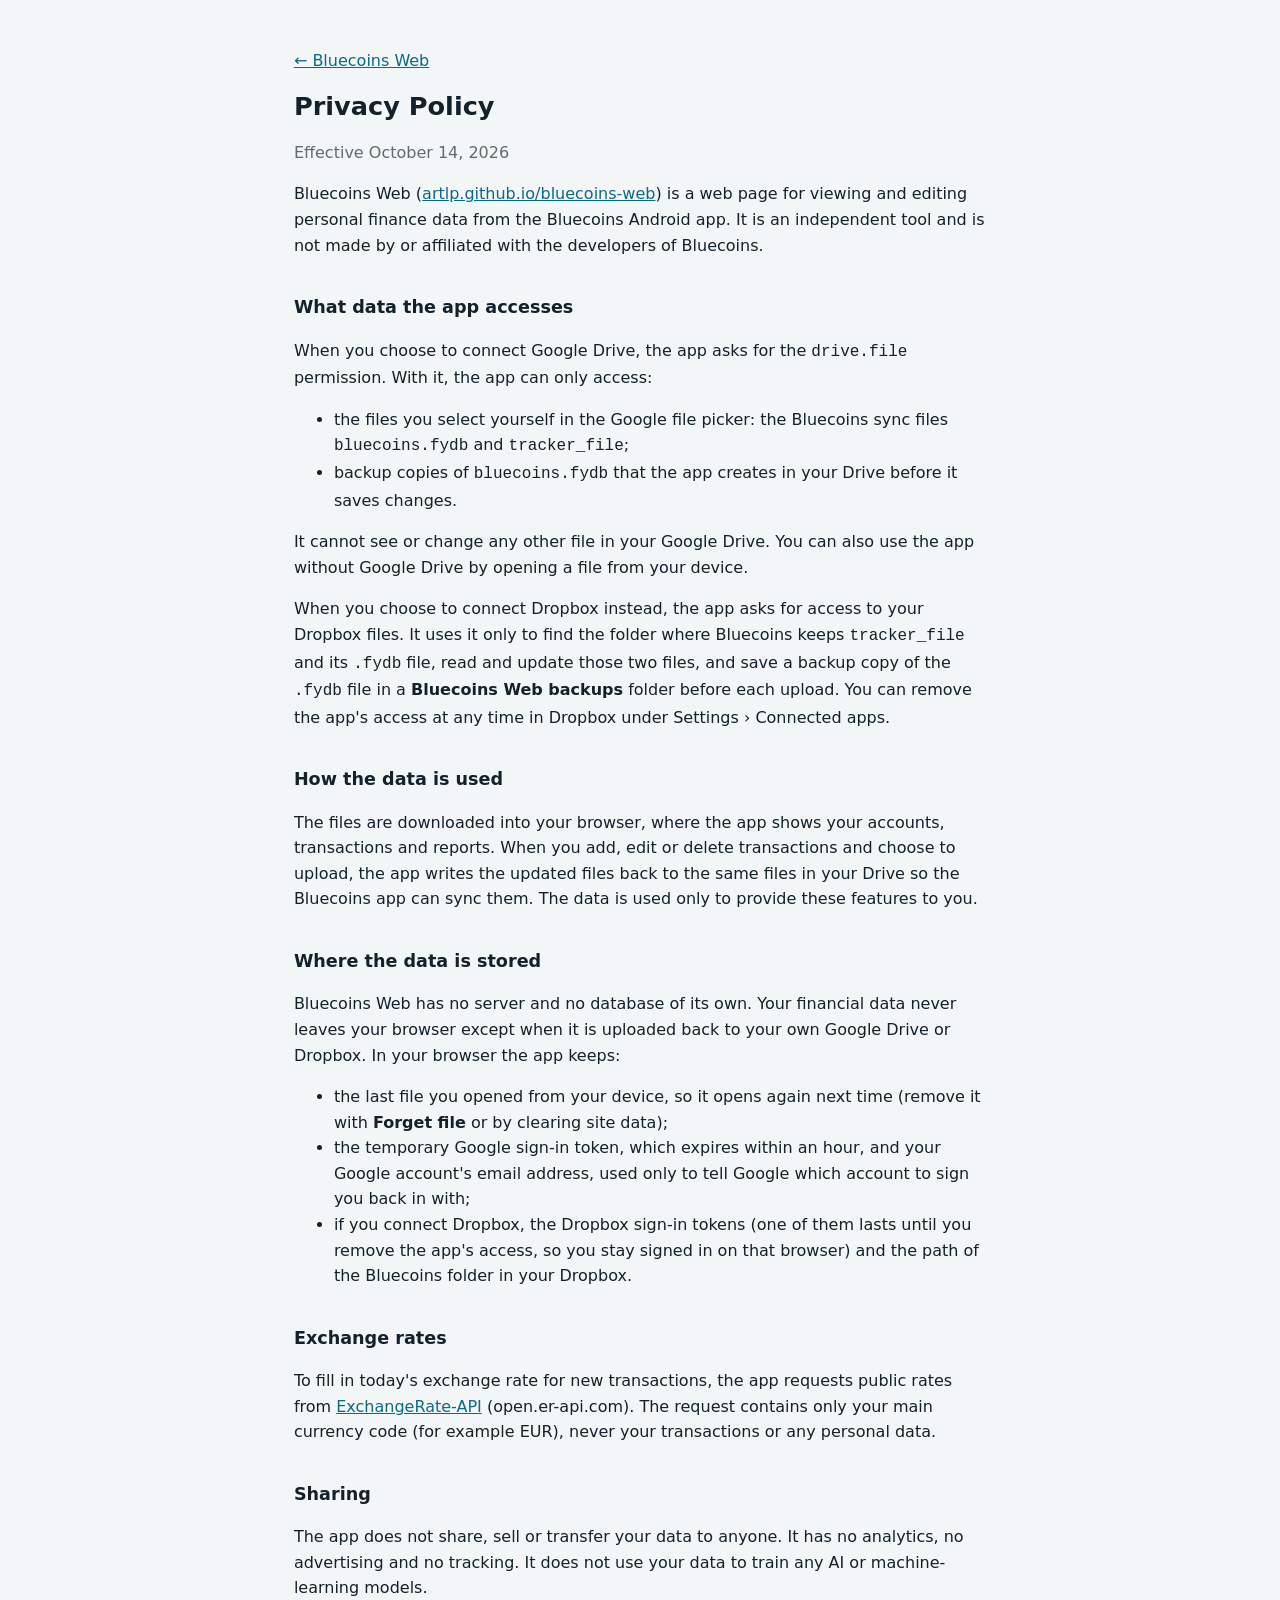
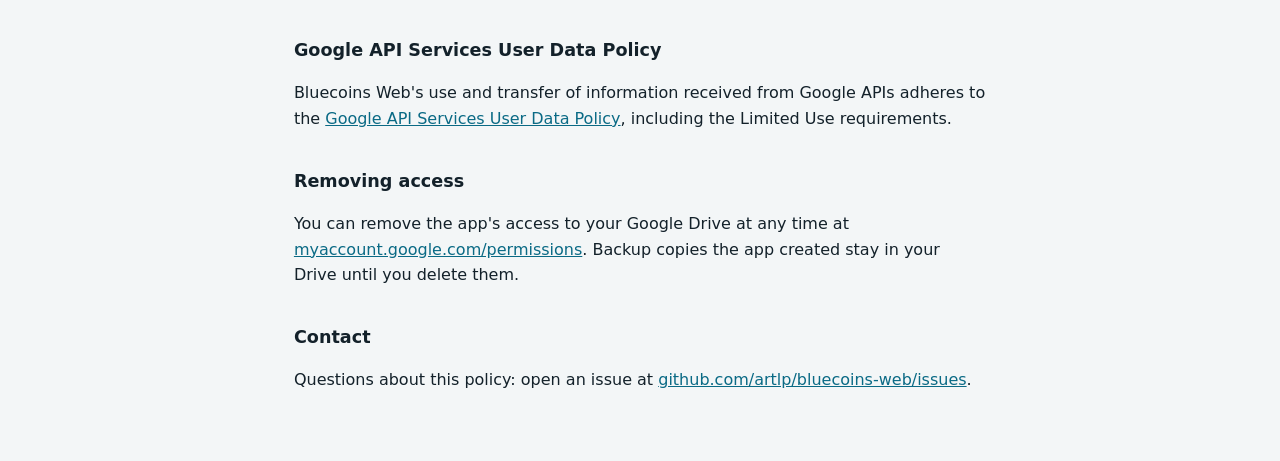
<file: privacy.html>
<!doctype html>
<meta charset="utf-8">
<meta name="viewport" content="width=device-width, initial-scale=1">
<title>Bluecoins Web Privacy Policy</title>
<style>
:root { --bg: #f3f6f7; --ink: #13212a; --muted: #5d6c76; --accent: #0a6a85 }
@media (prefers-color-scheme: dark) { :root { --bg: #0e1519; --ink: #e2eaee; --muted: #8d9ea8; --accent: #56b6d1; color-scheme: dark } }
body { background: var(--bg); color: var(--ink); font: 16px/1.6 "Segoe UI", system-ui, -apple-system, sans-serif; margin: 0; padding: 32px 16px 64px }
main { max-width: 68ch; margin: 0 auto }
h1 { font-size: 1.6rem; line-height: 1.25 } h2 { font-size: 1.1rem; margin-top: 2em }
a { color: var(--accent) } .muted { color: var(--muted) }
</style>
<main>
  <p><a href="./">← Bluecoins Web</a></p>
  <h1>Privacy Policy</h1>
  <p class="muted">Effective October 14, 2026</p>

  <p>Bluecoins Web (<a href="https://artlp.github.io/bluecoins-web/">artlp.github.io/bluecoins-web</a>) is a web page for viewing and editing personal finance data from the Bluecoins Android app. It is an independent tool and is not made by or affiliated with the developers of Bluecoins.</p>

  <h2>What data the app accesses</h2>
  <p>When you choose to connect Google Drive, the app asks for the <code>drive.file</code> permission. With it, the app can only access:</p>
  <ul>
    <li>the files you select yourself in the Google file picker: the Bluecoins sync files <code>bluecoins.fydb</code> and <code>tracker_file</code>;</li>
    <li>backup copies of <code>bluecoins.fydb</code> that the app creates in your Drive before it saves changes.</li>
  </ul>
  <p>It cannot see or change any other file in your Google Drive. You can also use the app without Google Drive by opening a file from your device.</p>
  <p>When you choose to connect Dropbox instead, the app asks for access to your Dropbox files. It uses it only to find the folder where Bluecoins keeps <code>tracker_file</code> and its <code>.fydb</code> file, read and update those two files, and save a backup copy of the <code>.fydb</code> file in a <b>Bluecoins Web backups</b> folder before each upload. You can remove the app's access at any time in Dropbox under Settings › Connected apps.</p>

  <h2>How the data is used</h2>
  <p>The files are downloaded into your browser, where the app shows your accounts, transactions and reports. When you add, edit or delete transactions and choose to upload, the app writes the updated files back to the same files in your Drive so the Bluecoins app can sync them. The data is used only to provide these features to you.</p>

  <h2>Where the data is stored</h2>
  <p>Bluecoins Web has no server and no database of its own. Your financial data never leaves your browser except when it is uploaded back to your own Google Drive or Dropbox. In your browser the app keeps:</p>
  <ul>
    <li>the last file you opened from your device, so it opens again next time (remove it with <b>Forget file</b> or by clearing site data);</li>
    <li>the temporary Google sign-in token, which expires within an hour, and your Google account's email address, used only to tell Google which account to sign you back in with;</li>
    <li>if you connect Dropbox, the Dropbox sign-in tokens (one of them lasts until you remove the app's access, so you stay signed in on that browser) and the path of the Bluecoins folder in your Dropbox.</li>
  </ul>

  <h2>Exchange rates</h2>
  <p>To fill in today's exchange rate for new transactions, the app requests public rates from <a href="https://www.exchangerate-api.com">ExchangeRate-API</a> (open.er-api.com). The request contains only your main currency code (for example EUR), never your transactions or any personal data.</p>

  <h2>Sharing</h2>
  <p>The app does not share, sell or transfer your data to anyone. It has no analytics, no advertising and no tracking. It does not use your data to train any AI or machine-learning models.</p>

  <h2>Google API Services User Data Policy</h2>
  <p>Bluecoins Web's use and transfer of information received from Google APIs adheres to the <a href="https://developers.google.com/terms/api-services-user-data-policy">Google API Services User Data Policy</a>, including the Limited Use requirements.</p>

  <h2>Removing access</h2>
  <p>You can remove the app's access to your Google Drive at any time at <a href="https://myaccount.google.com/permissions">myaccount.google.com/permissions</a>. Backup copies the app created stay in your Drive until you delete them.</p>

  <h2>Contact</h2>
  <p>Questions about this policy: open an issue at <a href="https://github.com/artlp/bluecoins-web/issues">github.com/artlp/bluecoins-web/issues</a>.</p>
</main>
</file>
